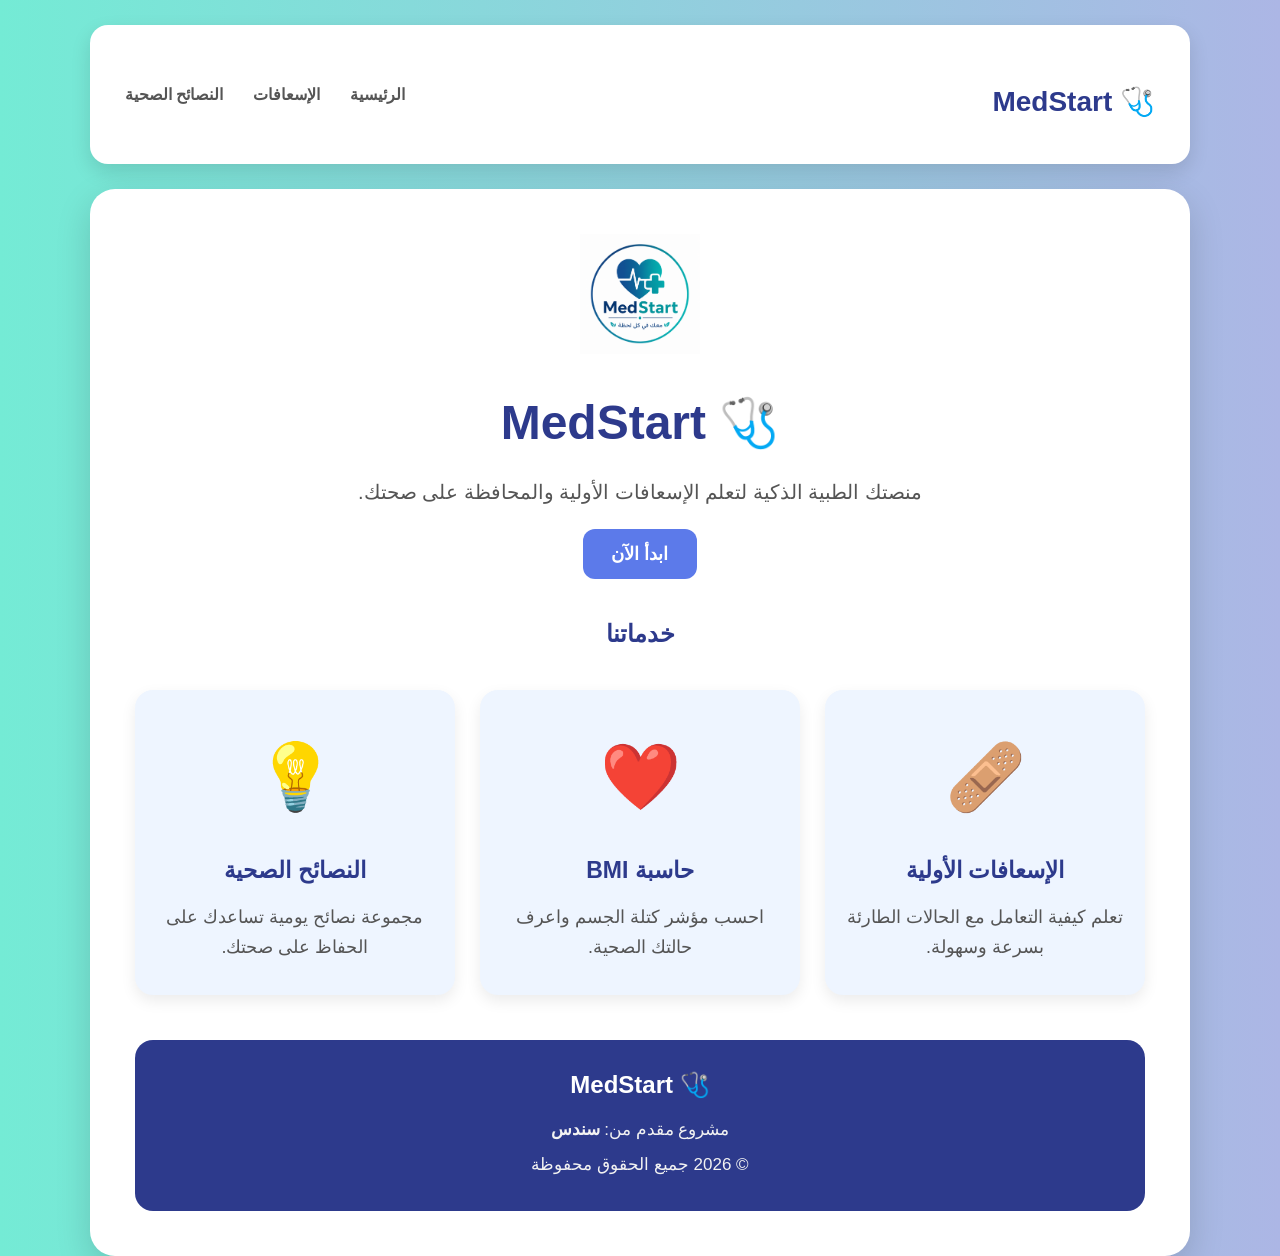
<file: index.html>
<!DOCTYPE html>
<html lang="ar" dir="rtl">

<head>

<meta charset="UTF-8">
<meta name="viewport" content="width=device-width, initial-scale=1.0">

<!-- الأكواد الخاصة بمحرك البحث غوغل -->
<meta name="description" content="منصتك الطبية الذكية لتعلم الإسعافات الأولية وحساب مؤشر كتلة الجسم ونصائح صحية يومية مع سندس.">
<meta name="keywords" content="MedStar, سندس, إسعافات أولية, حاسبة BMI, نصائح صحية, طب, صحة">
<meta name="author" content="سندس">

<title>🩺 MedStart | الرئيسية</title>

<link rel="stylesheet" href="style.css">
<link rel="icon" href="logo.png">

</head>

<body>

<nav>

<h2>🩺 MedStart</h2>

<ul>

<li><a href="index.html">الرئيسية</a></li>
<li><a href="firstaid.html">الإسعافات</a></li>
<li><a href="tips.html">النصائح الصحية</a></li>

</ul>

</nav>


<div class="card">

<div class="logo">
<img src="logo.png" alt="MedStart">
</div>

<h1>🩺 MedStart</h1>

<p>
منصتك الطبية الذكية لتعلم الإسعافات الأولية والمحافظة على صحتك.
</p>

<a href="firstaid.html">
<button>ابدأ الآن</button>
</a>

<h2>خدماتنا</h2>

<div class="services">

<a href="firstaid.html">

<div class="service-box">

<div class="service-icon">🩹</div>

<h3>الإسعافات الأولية</h3>

<p>
تعلم كيفية التعامل مع الحالات الطارئة بسرعة وسهولة.
</p>

</div>

</a>


<a href="bmi.html">

<div class="service-box">

<div class="service-icon">❤️</div>

<h3>حاسبة BMI</h3>

<p>
احسب مؤشر كتلة الجسم واعرف حالتك الصحية.
</p>

</div>

</a>


<a href="tips.html">

<div class="service-box">

<div class="service-icon">💡</div>

<h3>النصائح الصحية</h3>

<p>
مجموعة نصائح يومية تساعدك على الحفاظ على صحتك.
</p>

</div>

</a>

</div>

<footer class="footer">

<h3>🩺 MedStart</h3>

<p>
مشروع مقدم من:
<strong>سندس</strong>
</p>

<p>
© 2026 جميع الحقوق محفوظة
</p>

</footer>

</div>

</body>

</html>
</file>
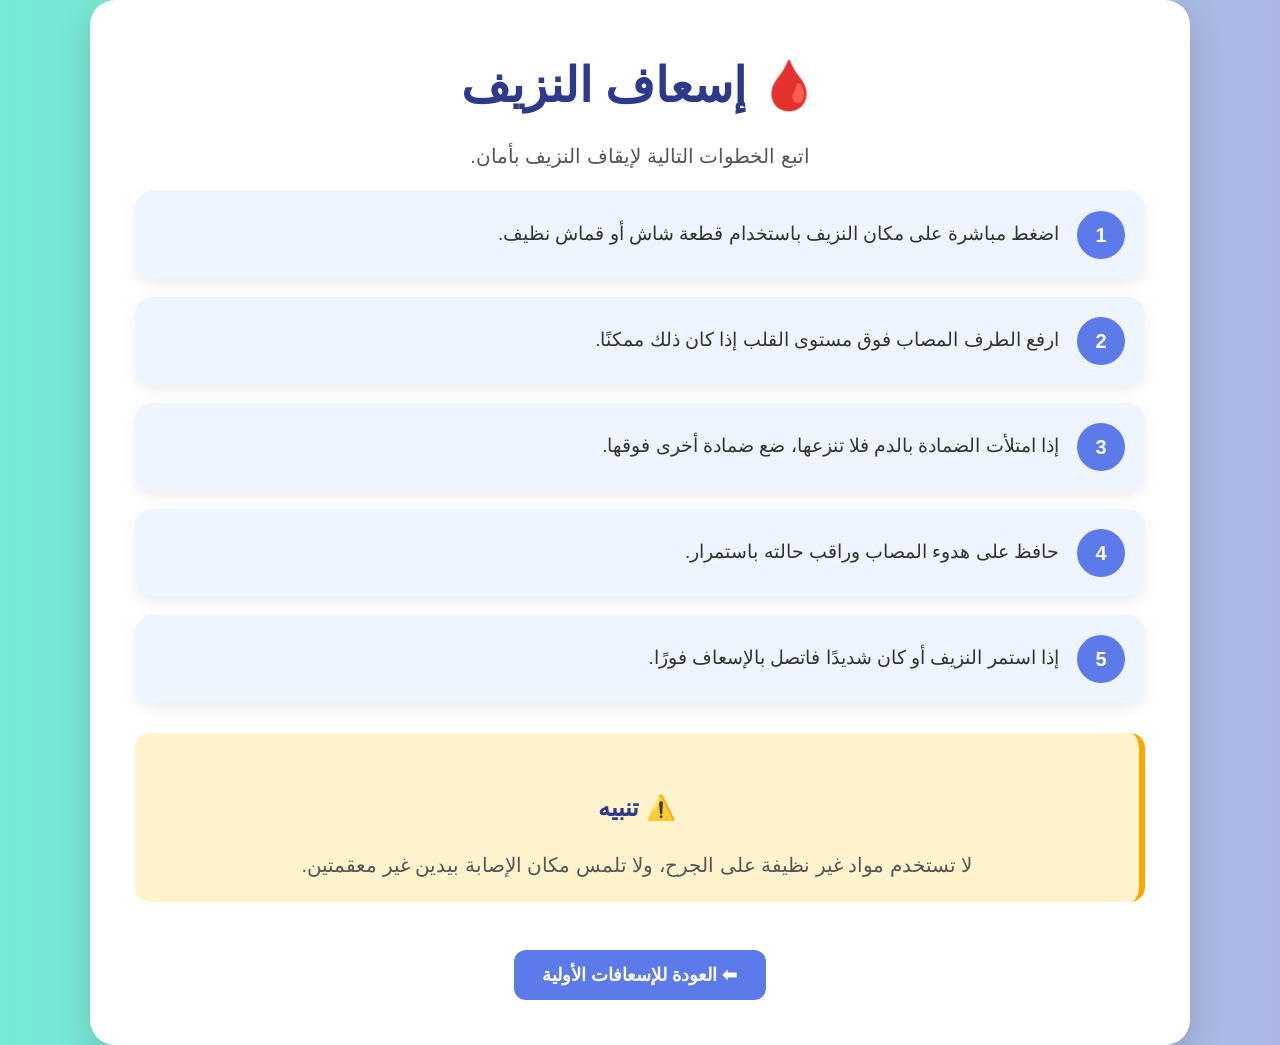
<file: bleeding.html>
<!DOCTYPE html>
<html lang="ar" dir="rtl">

<head>

<meta charset="UTF-8">
<meta name="viewport" content="width=device-width, initial-scale=1.0">

<title>🩺 MedStart | إسعاف النزيف</title>

<link rel="stylesheet" href="style.css">
<link rel="icon" href="logo.png">

</head>

<body>

<div class="card">

<h1>🩸 إسعاف النزيف</h1>

<p>
اتبع الخطوات التالية لإيقاف النزيف بأمان.
</p>

<div class="step-card">
<div class="step-number">1</div>
<div class="step-text">
اضغط مباشرة على مكان النزيف باستخدام قطعة شاش أو قماش نظيف.
</div>
</div>

<div class="step-card">
<div class="step-number">2</div>
<div class="step-text">
ارفع الطرف المصاب فوق مستوى القلب إذا كان ذلك ممكنًا.
</div>
</div>

<div class="step-card">
<div class="step-number">3</div>
<div class="step-text">
إذا امتلأت الضمادة بالدم فلا تنزعها، ضع ضمادة أخرى فوقها.
</div>
</div>

<div class="step-card">
<div class="step-number">4</div>
<div class="step-text">
حافظ على هدوء المصاب وراقب حالته باستمرار.
</div>
</div>

<div class="step-card">
<div class="step-number">5</div>
<div class="step-text">
إذا استمر النزيف أو كان شديدًا فاتصل بالإسعاف فورًا.
</div>
</div>

<div class="warning-box">

<h2>⚠️ تنبيه</h2>

<p>
لا تستخدم مواد غير نظيفة على الجرح، ولا تلمس مكان الإصابة بيدين غير معقمتين.
</p>

</div>

<br>

<a href="firstaid.html">

<button>

⬅ العودة للإسعافات الأولية

</button>

</a>

</div>

</body>

</html>
</file>
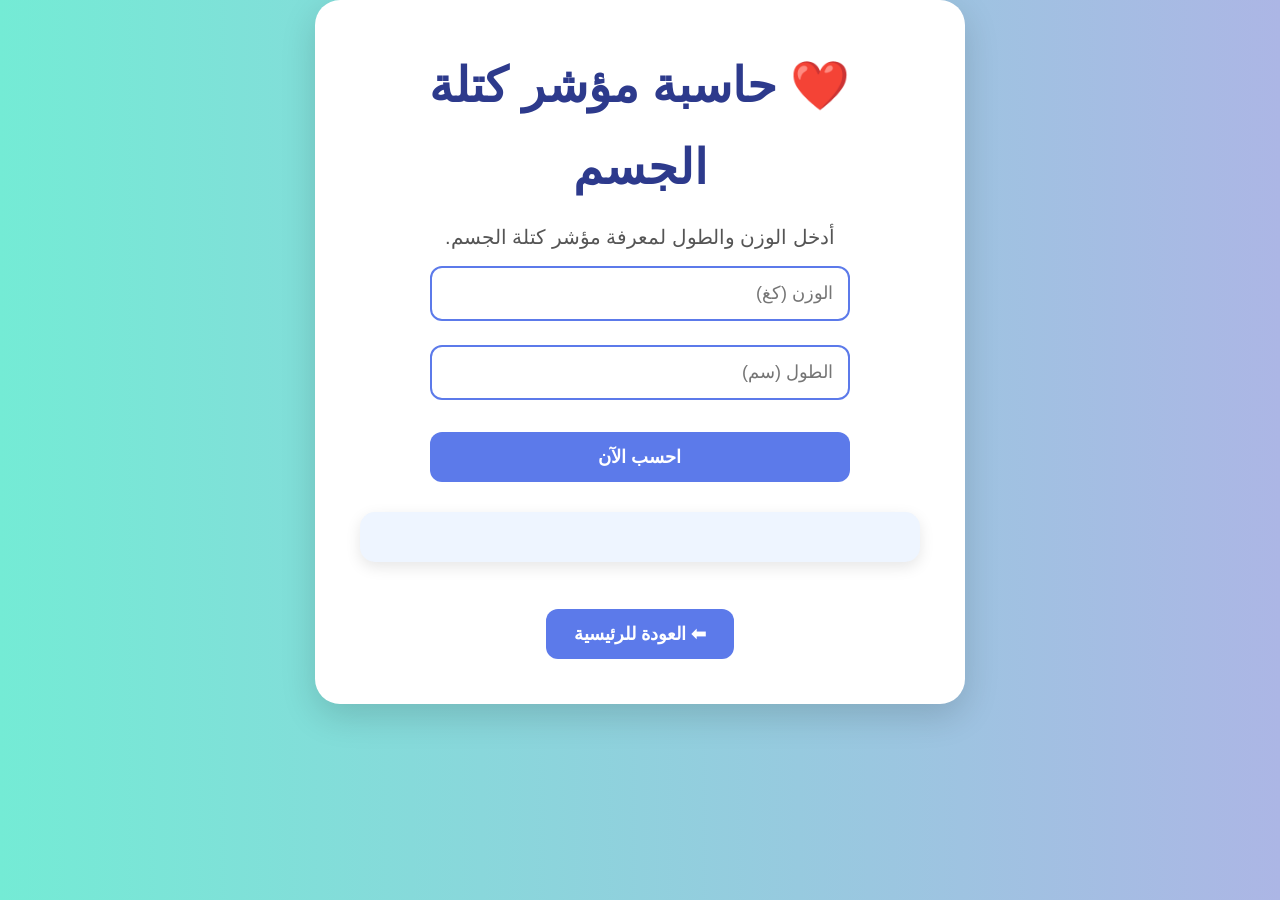
<file: bmi.html>
<!DOCTYPE html>
<html lang="ar" dir="rtl">

<head>

<meta charset="UTF-8">
<meta name="viewport" content="width=device-width, initial-scale=1.0">

<title>🩺 MedStart | حاسبة BMI</title>

<link rel="stylesheet" href="style.css">
<link rel="icon" href="logo.png">

</head>

<body>

<div class="card" id="bmiCalculator">

<h1>❤️ حاسبة مؤشر كتلة الجسم</h1>

<p>
أدخل الوزن والطول لمعرفة مؤشر كتلة الجسم.
</p>

<input
type="number"
id="weight"
placeholder="الوزن (كغ)"
>

<br>

<input
type="number"
id="height"
placeholder="الطول (سم)"
>

<br>

<button id="calculateBtn">
احسب الآن
</button>

<div id="resultCard">

<div id="result"></div>

<div id="advice"></div>

</div>

<br>

<a href="index.html">

<button>

⬅ العودة للرئيسية

</button>

</a>

</div>

<script src="script.js"></script>

</body>

</html>
</file>
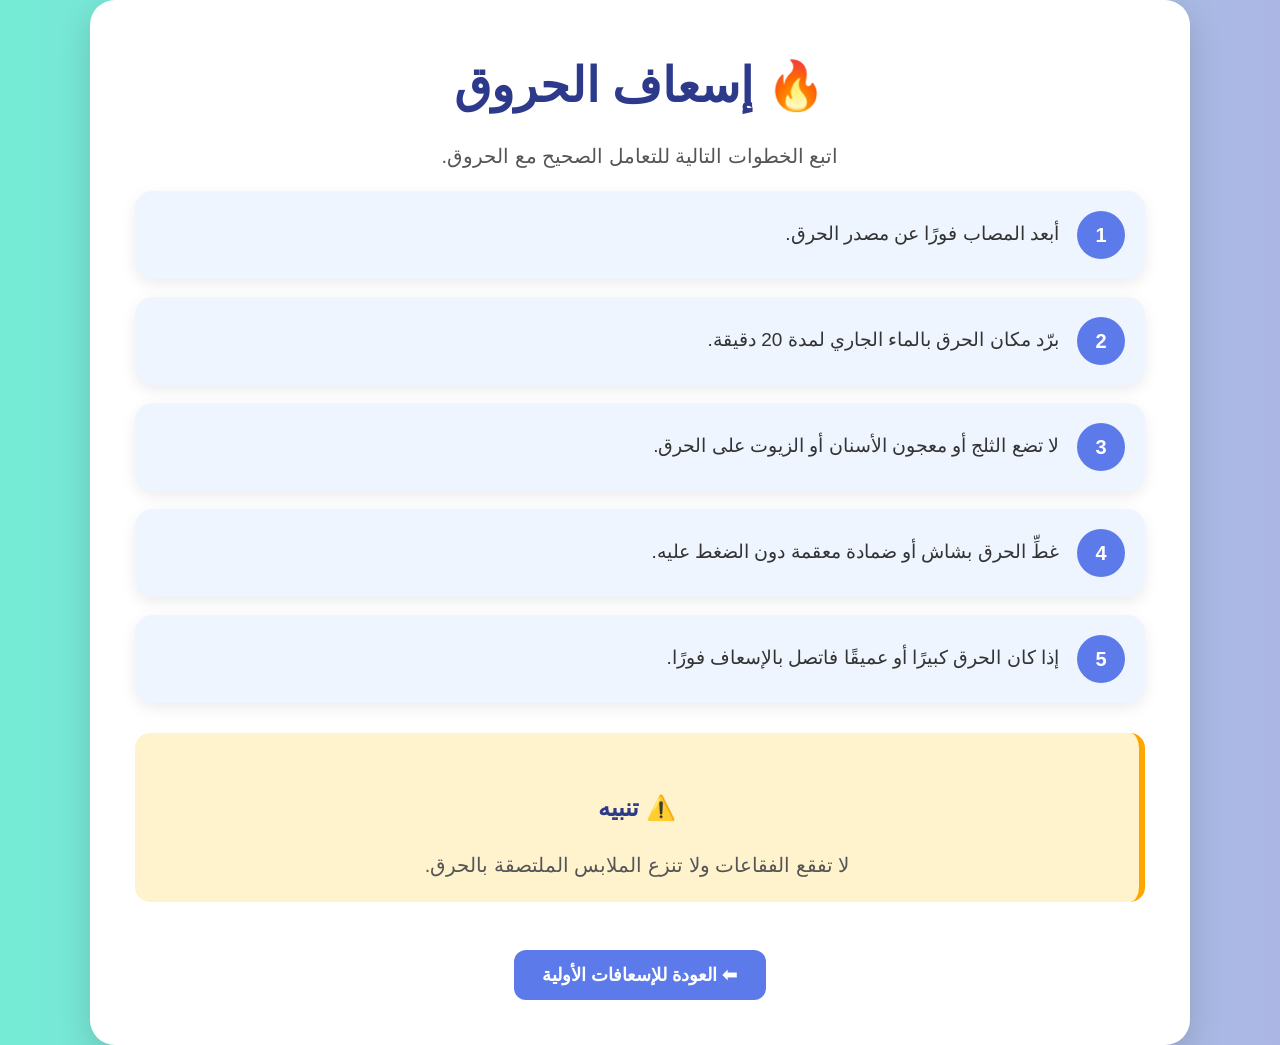
<file: burn.html>
<!DOCTYPE html>
<html lang="ar" dir="rtl">

<head>

<meta charset="UTF-8">
<meta name="viewport" content="width=device-width, initial-scale=1.0">

<title>🩺 MedStart | إسعاف الحروق</title>

<link rel="stylesheet" href="style.css">
<link rel="icon" href="logo.png">

</head>

<body>

<div class="card">

<h1>🔥 إسعاف الحروق</h1>

<p>
اتبع الخطوات التالية للتعامل الصحيح مع الحروق.
</p>

<div class="step-card">
<div class="step-number">1</div>
<div class="step-text">
أبعد المصاب فورًا عن مصدر الحرق.
</div>
</div>

<div class="step-card">
<div class="step-number">2</div>
<div class="step-text">
برّد مكان الحرق بالماء الجاري لمدة 20 دقيقة.
</div>
</div>

<div class="step-card">
<div class="step-number">3</div>
<div class="step-text">
لا تضع الثلج أو معجون الأسنان أو الزيوت على الحرق.
</div>
</div>

<div class="step-card">
<div class="step-number">4</div>
<div class="step-text">
غطِّ الحرق بشاش أو ضمادة معقمة دون الضغط عليه.
</div>
</div>

<div class="step-card">
<div class="step-number">5</div>
<div class="step-text">
إذا كان الحرق كبيرًا أو عميقًا فاتصل بالإسعاف فورًا.
</div>
</div>

<div class="warning-box">

<h2>⚠️ تنبيه</h2>

<p>
لا تفقع الفقاعات ولا تنزع الملابس الملتصقة بالحرق.
</p>

</div>

<br>

<a href="firstaid.html">

<button>

⬅ العودة للإسعافات الأولية

</button>

</a>

</div>

</body>

</html>
</file>
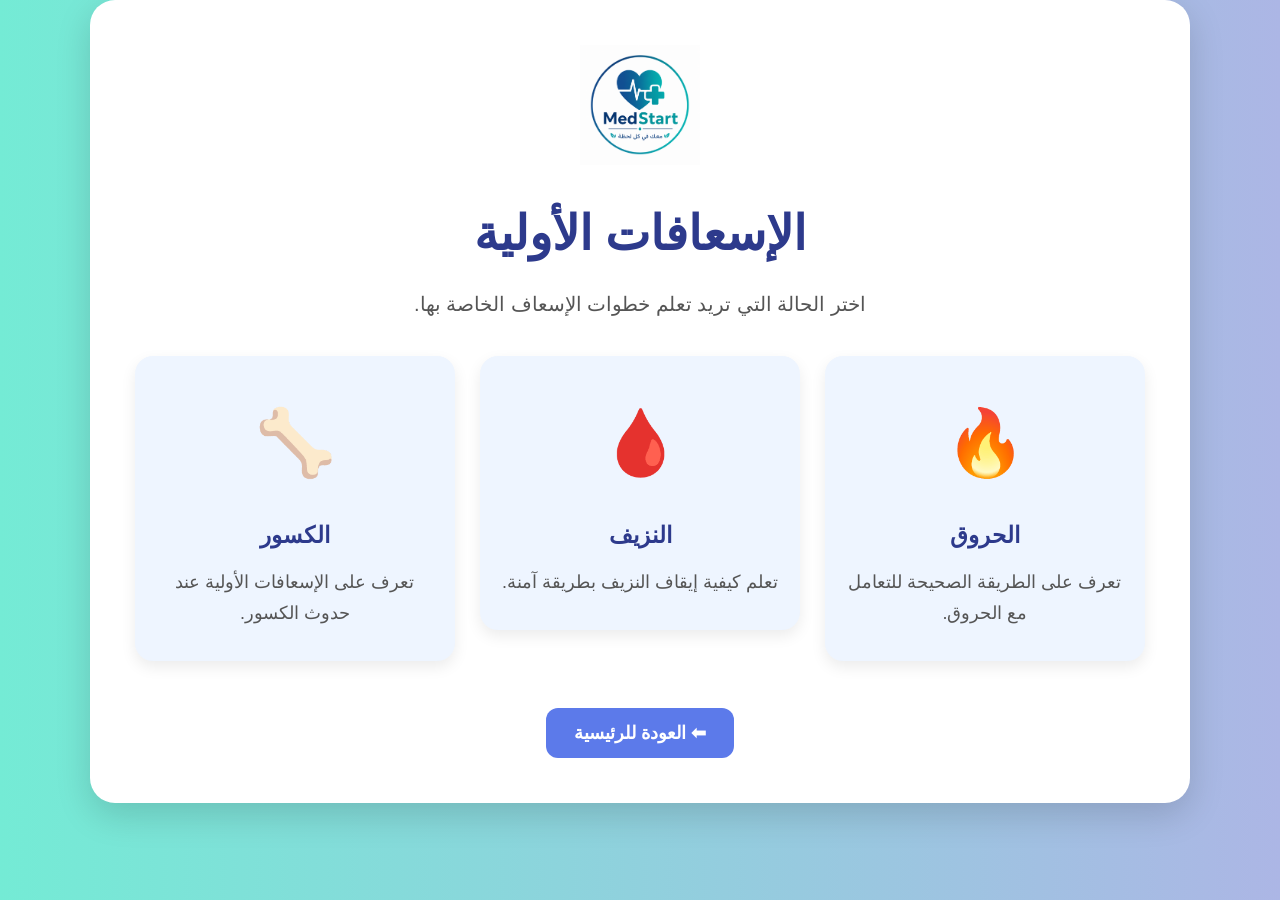
<file: firstaid.html>
<!DOCTYPE html>
<html lang="ar" dir="rtl">

<head>

<meta charset="UTF-8">
<meta name="viewport" content="width=device-width, initial-scale=1.0">

<title>🩺 MedStart | الإسعافات الأولية</title>

<link rel="stylesheet" href="style.css">
<link rel="icon" href="logo.png">

</head>

<body>

<div class="card">

<div class="logo">
<img src="logo.png" alt="MedStart">
</div>

<h1>الإسعافات الأولية</h1>

<p>
اختر الحالة التي تريد تعلم خطوات الإسعاف الخاصة بها.
</p>

<div class="services">

<a href="burn.html">

<div class="service-box">

<div class="service-icon">🔥</div>

<h3>الحروق</h3>

<p>
تعرف على الطريقة الصحيحة للتعامل مع الحروق.
</p>

</div>

</a>


<a href="bleeding.html">

<div class="service-box">

<div class="service-icon">🩸</div>

<h3>النزيف</h3>

<p>
تعلم كيفية إيقاف النزيف بطريقة آمنة.
</p>

</div>

</a>


<a href="fracture.html">

<div class="service-box">

<div class="service-icon">🦴</div>

<h3>الكسور</h3>

<p>
تعرف على الإسعافات الأولية عند حدوث الكسور.
</p>

</div>

</a>

</div>

<br>

<a href="index.html">
<button>⬅ العودة للرئيسية</button>
</a>

</div>

</body>

</html>
</file>
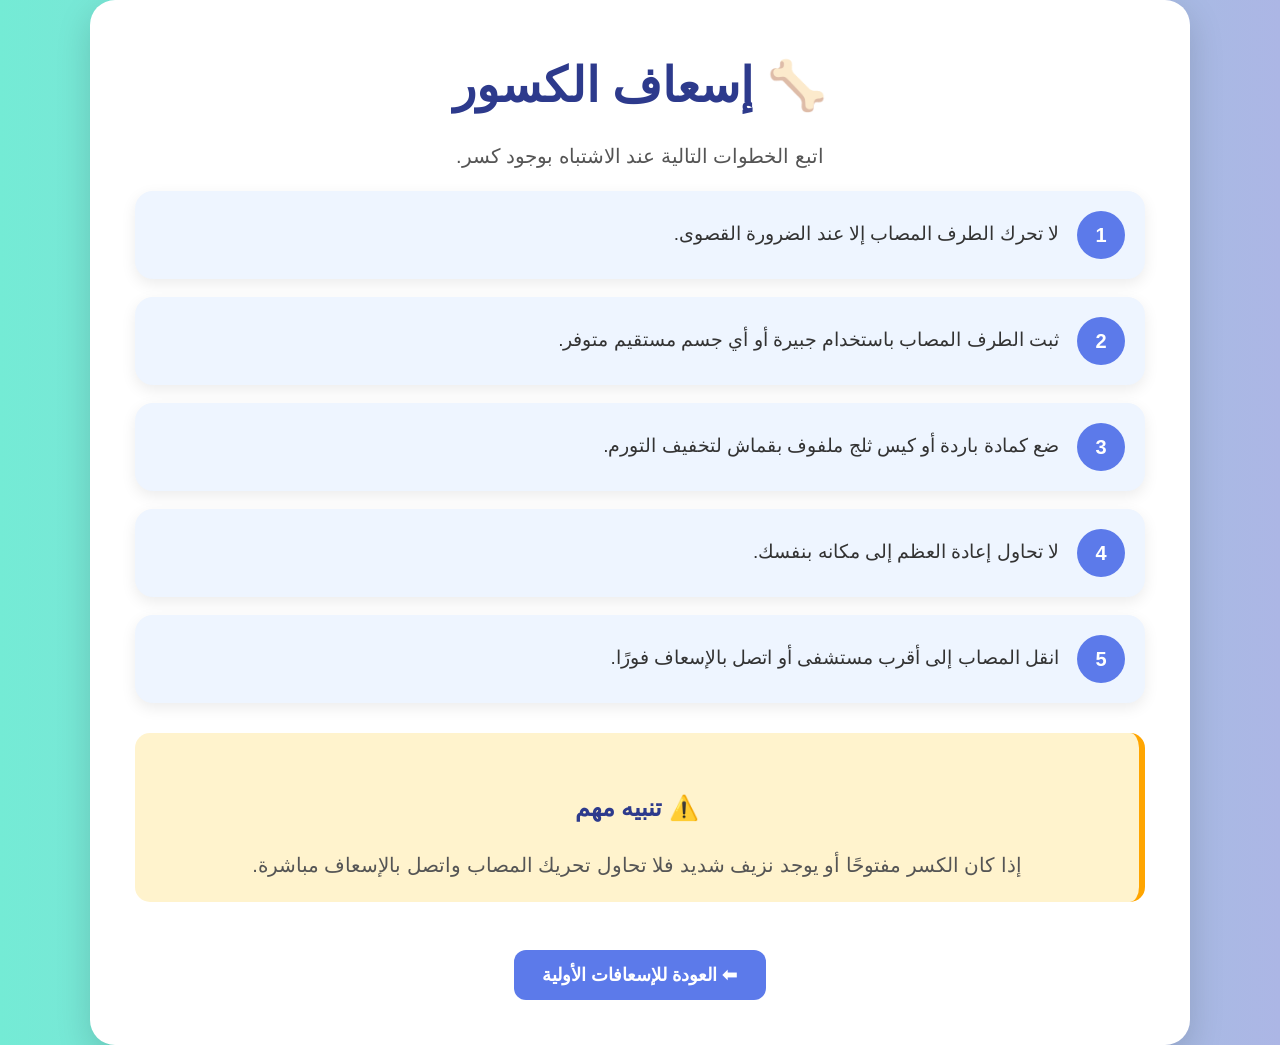
<file: fracture.html>
<!DOCTYPE html>
<html lang="ar" dir="rtl">

<head>

<meta charset="UTF-8">
<meta name="viewport" content="width=device-width, initial-scale=1.0">

<title>🩺 MedStart | إسعاف الكسور</title>

<link rel="stylesheet" href="style.css">
<link rel="icon" href="logo.png">

</head>

<body>

<div class="card">

<h1>🦴 إسعاف الكسور</h1>

<p>
اتبع الخطوات التالية عند الاشتباه بوجود كسر.
</p>

<div class="step-card">
<div class="step-number">1</div>
<div class="step-text">
لا تحرك الطرف المصاب إلا عند الضرورة القصوى.
</div>
</div>

<div class="step-card">
<div class="step-number">2</div>
<div class="step-text">
ثبت الطرف المصاب باستخدام جبيرة أو أي جسم مستقيم متوفر.
</div>
</div>

<div class="step-card">
<div class="step-number">3</div>
<div class="step-text">
ضع كمادة باردة أو كيس ثلج ملفوف بقماش لتخفيف التورم.
</div>
</div>

<div class="step-card">
<div class="step-number">4</div>
<div class="step-text">
لا تحاول إعادة العظم إلى مكانه بنفسك.
</div>
</div>

<div class="step-card">
<div class="step-number">5</div>
<div class="step-text">
انقل المصاب إلى أقرب مستشفى أو اتصل بالإسعاف فورًا.
</div>
</div>

<div class="warning-box">

<h2>⚠️ تنبيه مهم</h2>

<p>
إذا كان الكسر مفتوحًا أو يوجد نزيف شديد فلا تحاول تحريك المصاب واتصل بالإسعاف مباشرة.
</p>

</div>

<br>

<a href="firstaid.html">

<button>

⬅ العودة للإسعافات الأولية

</button>

</a>

</div>

</body>

</html>
</file>
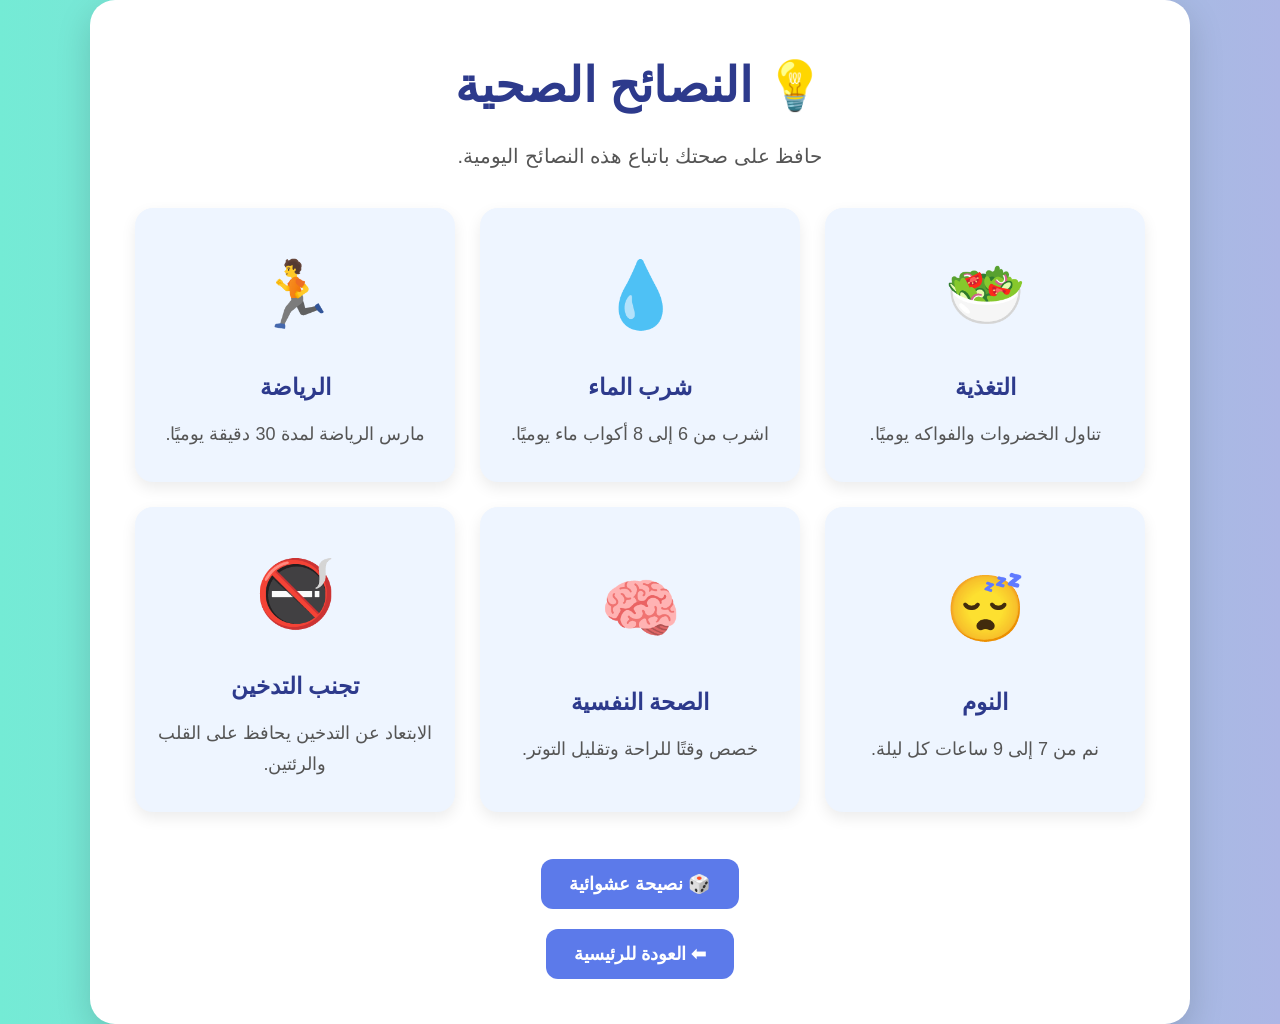
<file: tips.html>
<!DOCTYPE html>
<html lang="ar" dir="rtl">

<head>

<meta charset="UTF-8">
<meta name="viewport" content="width=device-width, initial-scale=1.0">

<title>🩺 MedStart | النصائح الصحية</title>

<link rel="stylesheet" href="style.css">
<link rel="icon" href="logo.png">

</head>

<body>

<div class="card">

<h1>💡 النصائح الصحية</h1>

<p>
حافظ على صحتك باتباع هذه النصائح اليومية.
</p>

<div class="services">

<div class="service-box">
<div class="service-icon">🥗</div>
<h3>التغذية</h3>
<p>تناول الخضروات والفواكه يوميًا.</p>
</div>

<div class="service-box">
<div class="service-icon">💧</div>
<h3>شرب الماء</h3>
<p>اشرب من 6 إلى 8 أكواب ماء يوميًا.</p>
</div>

<div class="service-box">
<div class="service-icon">🏃</div>
<h3>الرياضة</h3>
<p>مارس الرياضة لمدة 30 دقيقة يوميًا.</p>
</div>

<div class="service-box">
<div class="service-icon">😴</div>
<h3>النوم</h3>
<p>نم من 7 إلى 9 ساعات كل ليلة.</p>
</div>

<div class="service-box">
<div class="service-icon">🧠</div>
<h3>الصحة النفسية</h3>
<p>خصص وقتًا للراحة وتقليل التوتر.</p>
</div>

<div class="service-box">
<div class="service-icon">🚭</div>
<h3>تجنب التدخين</h3>
<p>الابتعاد عن التدخين يحافظ على القلب والرئتين.</p>
</div>

</div>

<br>

<button onclick="randomTip()">
🎲 نصيحة عشوائية
</button>

<div id="tipResult"
class="warning-box"
style="display:none;margin-top:25px;">
</div>

<br>

<a href="index.html">

<button>

⬅ العودة للرئيسية

</button>

</a>

</div>

<script>

const tips=[

"🥗 تناول غذاءً متوازنًا كل يوم.",

"💧 اشرب كمية كافية من الماء.",

"🏃 مارس الرياضة بانتظام.",

"😴 احصل على نوم كافٍ.",

"🍎 أكثر من الفواكه والخضروات.",

"🚭 ابتعد عن التدخين.",

"🧘 خصص وقتًا للاسترخاء."

];

function randomTip(){

const box=document.getElementById("tipResult");

box.style.display="block";

box.innerHTML=

"<h2>💡 نصيحة اليوم</h2><p>"+tips[Math.floor(Math.random()*tips.length)]+"</p>";

}

</script>

</body>

</html>
</file>
<file: style.css>
/* ===========================
   MedStart Final Style
   =========================== */

*{
    margin:0;
    padding:0;
    box-sizing:border-box;
}

body{
    font-family:Arial,sans-serif;
    background:linear-gradient(to right,#74ebd5,#ACB6E5);
    line-height:1.7;
}

/* ===========================
   Navbar
   =========================== */

nav{
    width:90%;
    max-width:1100px;
    margin:25px auto;
    padding:18px 35px;
    background:#ffffff;
    border-radius:18px;
    display:flex;
    justify-content:space-between;
    align-items:center;
    box-shadow:0 8px 20px rgba(0,0,0,.12);
}

nav h2{
    color:#2D3A8C;
    font-size:28px;
}

nav ul{
    display:flex;
    gap:30px;
    list-style:none;
}

nav a{
    text-decoration:none;
    color:#555;
    font-weight:bold;
    transition:.3s;
}

nav a:hover{
    color:#5C7AEA;
}

/* ===========================
   Main Card
   =========================== */

.card{
    width:90%;
    max-width:1100px;
    margin:auto;
    background:#fff;
    border-radius:25px;
    padding:45px;
    text-align:center;
    box-shadow:0 12px 35px rgba(0,0,0,.15);
    animation:fadeIn .6s;
}

.logo{
    margin-bottom:20px;
}

.logo img{
    width:120px;
    transition:.3s;
}

.logo img:hover{
    transform:scale(1.08);
}

h1{
    color:#2D3A8C;
    font-size:48px;
    margin-bottom:12px;
}

h2{
    color:#2D3A8C;
    margin:35px 0 20px;
}

p{
    color:#555;
    font-size:20px;
}

/* ===========================
   Buttons
   =========================== */

button{
    background:#5C7AEA;
    color:white;
    border:none;
    border-radius:12px;
    padding:14px 28px;
    font-size:18px;
    cursor:pointer;
    transition:.3s;
    margin-top:20px;
    font-weight:bold;
}

button:hover{
    background:#4666D5;
    transform:translateY(-3px);
}
/* ===========================
   Services
=========================== */

.services{
    display:grid;
    grid-template-columns:repeat(3,1fr);
    gap:25px;
    margin-top:35px;
}

.services a{
    text-decoration:none;
    color:inherit;
}

.service-box{
    background:#EEF5FF;
    border-radius:18px;
    padding:30px 20px;
    min-height:270px;
    display:flex;
    flex-direction:column;
    justify-content:center;
    align-items:center;
    border:2px solid transparent;
    transition:.35s;
    box-shadow:0 6px 15px rgba(0,0,0,.08);
}

.service-box:hover{
    transform:translateY(-10px);
    border-color:#5C7AEA;
    box-shadow:0 12px 25px rgba(0,0,0,.18);
}

.service-icon{
    font-size:65px;
    color:#5C7AEA;
    margin-bottom:18px;
    transition:.35s;
}

.service-box:hover .service-icon{
    transform:rotate(8deg) scale(1.15);
}

.service-box h3{
    color:#2D3A8C;
    font-size:23px;
    margin-bottom:12px;
}

.service-box p{
    font-size:18px;
}

/* كل البطاقات نفس الحجم */

.services .service-box{
    transform:none;
}

/* ===========================
   BMI
=========================== */

#bmiCalculator{
    max-width:650px;
    margin:auto;
}

#bmiCalculator input{
    width:75%;
    padding:15px;
    margin:12px 0;
    border-radius:12px;
    border:2px solid #5C7AEA;
    font-size:18px;
    outline:none;
    transition:.3s;
}

#bmiCalculator input:focus{
    border-color:#2D3A8C;
    box-shadow:0 0 12px rgba(92,122,234,.35);
}

#calculateBtn{
    width:75%;
}

#resultCard{
    margin-top:30px;
    background:#EEF5FF;
    padding:20px;
    border-radius:15px;
    box-shadow:0 5px 15px rgba(0,0,0,.1);
}

#result{
    font-size:30px;
    color:#2D3A8C;
}

#advice{
    margin-top:10px;
    color:#444;
    font-size:18px;
}
/* ===========================
   First Aid Steps
=========================== */

.step-card{
    background:#EEF5FF;
    border-radius:18px;
    padding:20px;
    margin:18px 0;
    display:flex;
    align-items:center;
    gap:18px;
    text-align:right;
    box-shadow:0 5px 15px rgba(0,0,0,.08);
    transition:.3s;
}

.step-card:hover{
    transform:translateY(-4px);
    box-shadow:0 10px 20px rgba(0,0,0,.15);
}

.step-number{
    width:48px;
    height:48px;
    background:#5C7AEA;
    color:white;
    border-radius:50%;
    display:flex;
    justify-content:center;
    align-items:center;
    font-weight:bold;
    font-size:20px;
    flex-shrink:0;
}

.step-text{
    font-size:19px;
    color:#333;
}

.warning-box{
    margin-top:30px;
    background:#FFF3CD;
    border-right:6px solid orange;
    border-radius:15px;
    padding:20px;
}

/* ===========================
   Footer
   (يظهر فقط في الصفحة الرئيسية)
=========================== */

.footer{
    width:100%;
    margin-top:45px;
    padding:25px;
    background:#2D3A8C;
    color:white;
    text-align:center;
    border-radius:18px;
}

.footer h3{
    color:white;
    margin-bottom:10px;
    font-size:24px;
}

.footer p{
    color:#F2F2F2;
    margin:6px 0;
    font-size:17px;
}

/* ===========================
   Animation
=========================== */

@keyframes fadeIn{
    from{
        opacity:0;
        transform:translateY(20px);
    }
    to{
        opacity:1;
        transform:translateY(0);
    }
}

/* ===========================
   Responsive
=========================== */

@media(max-width:900px){

    nav{
        flex-direction:column;
        gap:15px;
    }

    nav ul{
        flex-direction:column;
        gap:12px;
    }

    .services{
        grid-template-columns:1fr;
    }

    .service-box{
        min-height:230px;
    }

    h1{
        font-size:36px;
    }

    .logo img{
        width:95px;
    }

    #bmiCalculator input,
    #calculateBtn{
        width:90%;
    }

    .step-card{
        flex-direction:column;
        text-align:center;
    }
}
</file>
